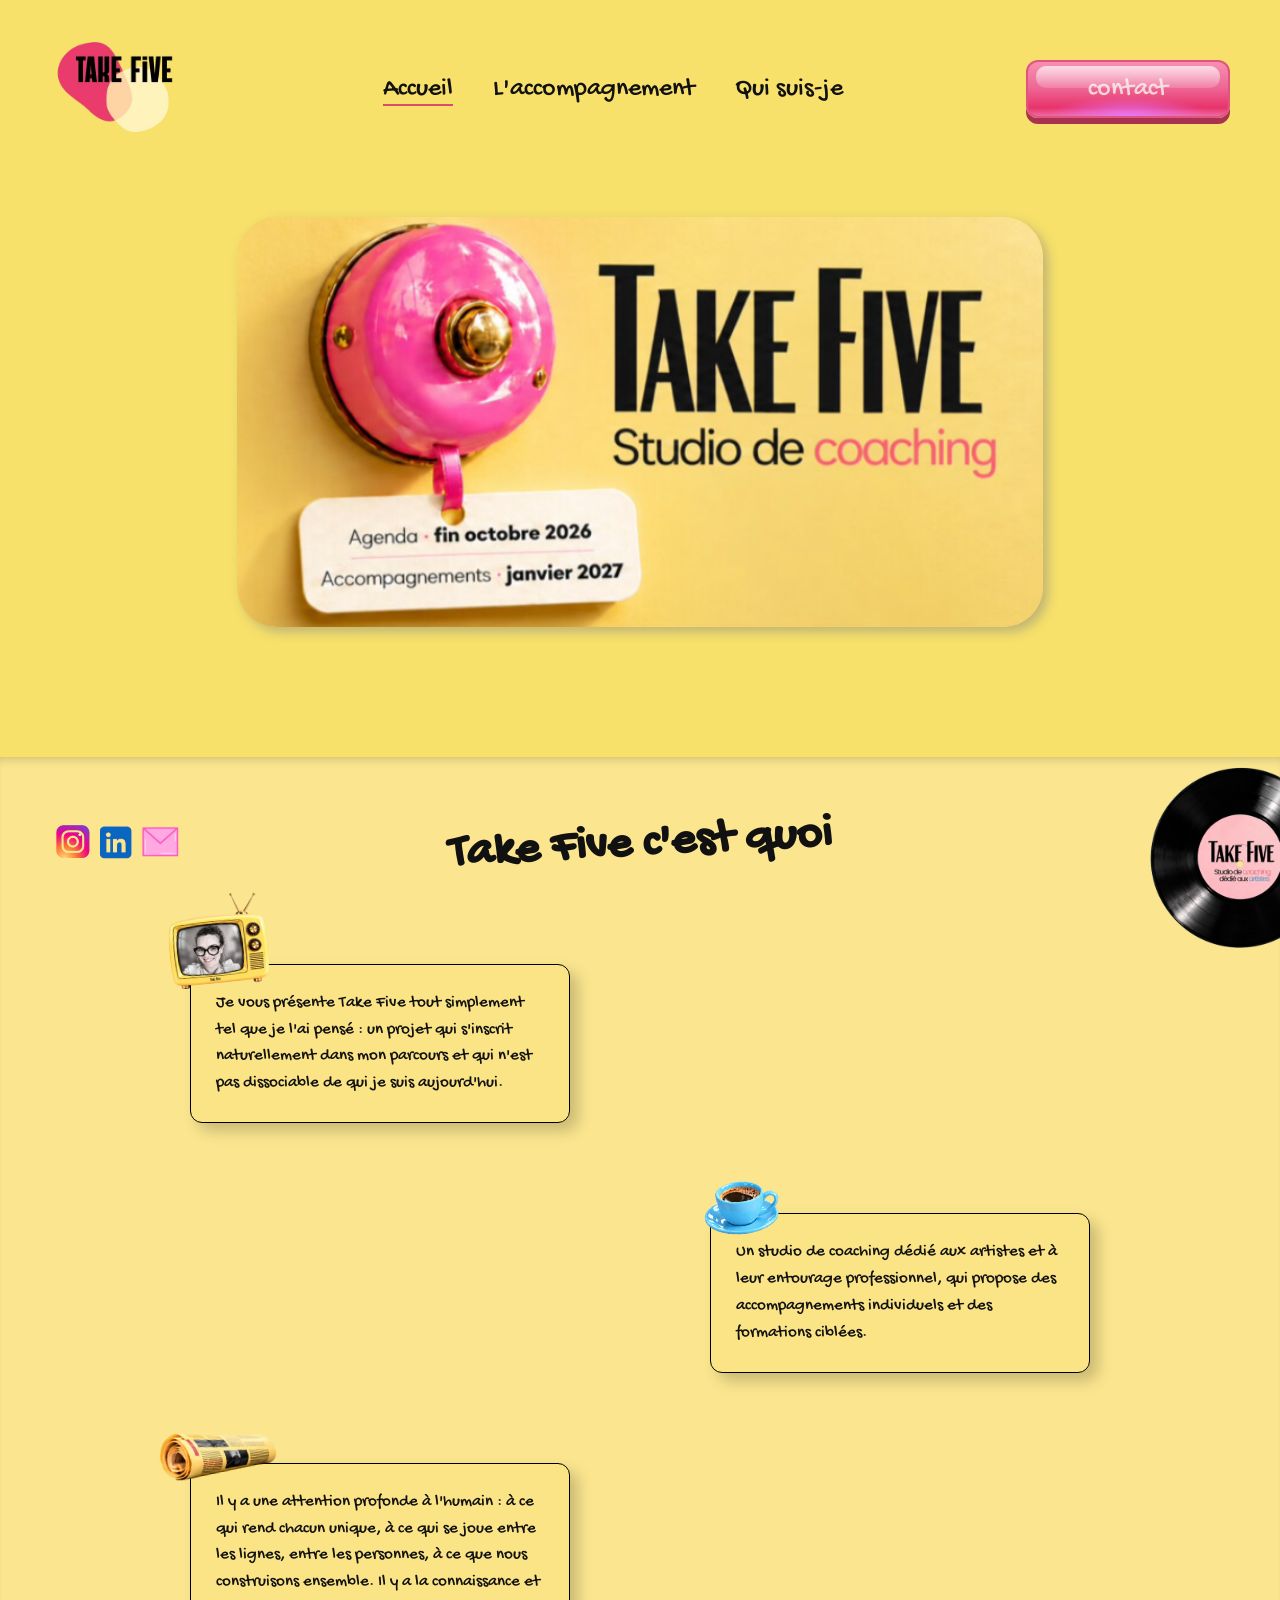
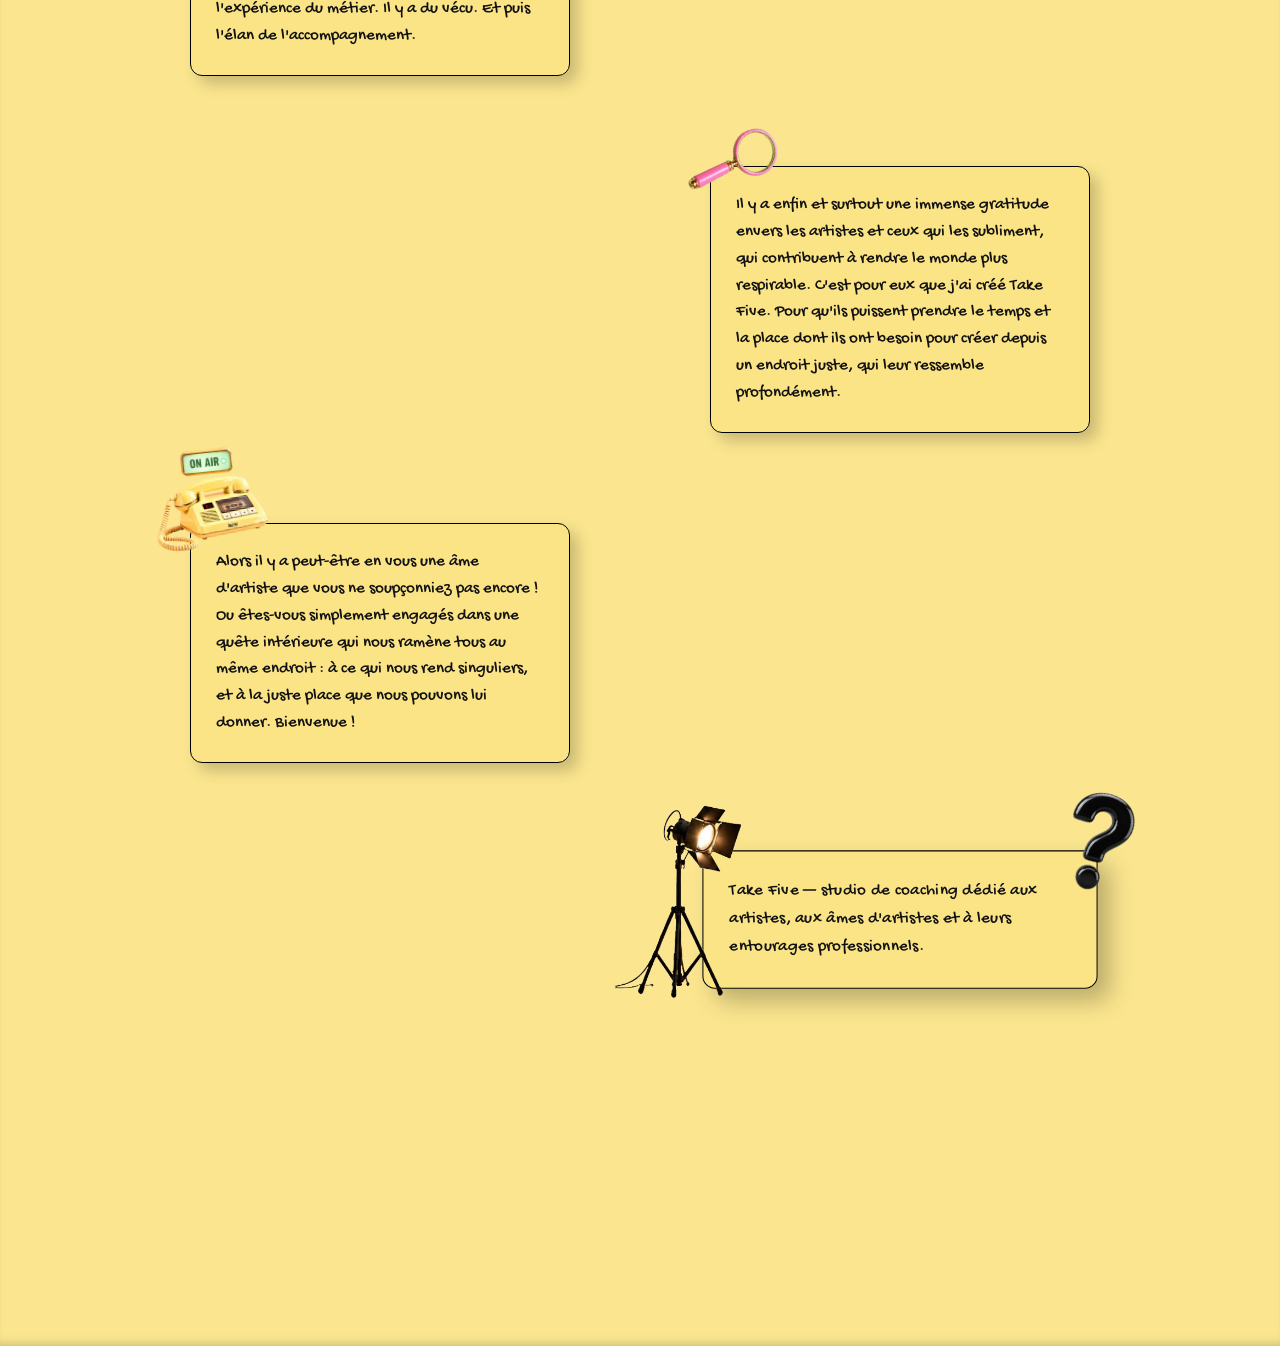
<file: index.html>
<!DOCTYPE html>
<html lang="fr">

<head>
    <meta charset="UTF-8">
    <meta name="viewport" content="width=device-width, initial-scale=1.0">
    <link href="https://fonts.googleapis.com/css2?family=Gochi+Hand&display=swap" rel="stylesheet">
    <link href="https://fonts.googleapis.com/css2?family=Bebas+Neue&family=Gochi+Hand&display=swap" rel="stylesheet">
    <title>Take Five – Studio de coaching</title>
    <link rel="stylesheet" href="css/commun.css">
    <link rel="stylesheet" href="css/accueil.css">
    <!-- <link rel="stylesheet" href="style.css"> -->
</head>

<body>

    <!-- HAUT : logo + menu + bouton contact -->
    <header class="header">
        <a href="index.html" class="logo">
            <img src="images/logo.png" alt="Take Five – accueil">
        </a>

        <nav class="nav" id="menu">
            <ul>
                <li><a href="index.html" class="active">Accueil</a></li>
                <li><a href="accompagnement.html">L'accompagnement</a></li>
                <li><a href="qui-suis-je.html">Qui suis-je</a></li>
                <li class="nav-contact"><a href="contact.html" class="btn-contact">contact</a></li>
                <!-- <li><a href="temps-lies.html" class="active">Temps liés</a></li> -->
            </ul>
        </nav>

        <a href="contact.html" class="btn-contact">contact</a>

        <button class="burger" aria-label="Ouvrir le menu" aria-expanded="false" aria-controls="menu">
            <span></span>
            <span></span>
            <span></span>
        </button>
    </header>


    <main class="accueil">
        <h1 class="sr-only">Take Five – Studio de coaching dédié aux artistes</h1>

        <!-- Section 1 : la bannière -->
        <section class="hero">
            <img src="images/main.png" class="banniere"
                alt="Take Five, studio de coaching. Agenda fin octobre 2026, accompagnements janvier 2027">
        </section>

        <!-- Section 2 : Take Five c'est quoi ? -->
        <section class="quoi">
            <h2 class="quoi-titre">
                <span class="quoi-texte">Take Five c'est quoi</span>
                <span class="sr-only">?</span>
            </h2>

            <img src="images/question.png" alt="" class="voyageur">

            <ol class="frise">
                <li class="carte">
                    <img src="images/alex.png" alt="" class="carte-icone">
                    <p>Je vous présente Take Five tout simplement tel que je l'ai pensé : un projet qui s'inscrit
                        naturellement dans mon parcours et qui n'est pas dissociable de qui je suis aujourd'hui.</p>
                </li>
                <li class="carte">
                    <img src="images/tasse.png" alt="" class="carte-icone icone-tasse">
                    <p>Un studio de coaching dédié aux artistes et à leur entourage professionnel, qui propose des
                        accompagnements individuels et des formations ciblées.</p>
                </li>
                <li class="carte">
                    <img src="images/journal.png" alt="" class="carte-icone icone-journal">
                    <p>Il y a une attention profonde à l'humain : à ce qui rend chacun unique, à ce qui se joue entre
                        les lignes, entre les personnes, à ce que nous construisons ensemble. Il y a la connaissance et
                        l'expérience du métier. Il y a du vécu. Et puis l'élan de l'accompagnement.</p>
                </li>

                <li class="carte">
                    <img src="images/loupe.png" alt="" class="carte-icone icone-loupe">
                    <p>Il y a enfin et surtout une immense gratitude envers les artistes et ceux qui les subliment, qui
                        contribuent à rendre le monde plus respirable. C'est pour eux que j'ai créé Take Five. Pour
                        qu'ils puissent prendre le temps et la place dont ils ont besoin pour créer depuis un endroit
                        juste, qui leur ressemble profondément.</p>
                </li>

                <li class="carte">
                    <img src="images/on-air.png" alt="" class="carte-icone icone-on-air">
                    <p>Alors il y a peut-être en vous une âme d'artiste que vous ne soupçonniez pas encore ! Ou
                        êtes-vous simplement engagés dans une quête intérieure qui nous ramène tous au même endroit : à
                        ce qui nous rend singuliers, et à la juste place que nous pouvons lui donner. Bienvenue !</p>
                </li>

                <li class="carte">
                    <img src="images/projecteur.png" alt="" class="carte-icone icone-projecteur">
                    <p>Take Five — studio de coaching dédié aux artistes, aux âmes d'artistes et à leurs entourages
                        professionnels.</p>
                </li>
            </ol>
        </section>
    </main>



    <!-- BAS : réseaux sociaux -->
    <footer class="footer">
        <a href="https://www.instagram.com/alexandra_bannelier/" target="_blank"><img src="images/instagram.png"
                alt="Instagram"></a>
        <a href="https://www.linkedin.com/in/alexandra-bannelier-7628196/" target="_blank"><img
                src="images/linkedin.png" alt="LinkedIn"></a>
    
        <!-- <a href="mailto:adresse@exemple.fr" class="lien-mail"> -->
            <a href="mailto:bonjour@takefivecoaching.fr" class="lien-mail">
            <img src="images/mail.png" alt="Envoyer un e-mail" class="mail">
            <span class="bulle">bonjour@takefivecoaching.fr</span>
        </a>
    </footer>

    <!-- Décoration : le vinyle en bas à droite -->
    <img src="images/vinyle.png" class="vinyle" alt="">
    <script src="script/menu.js"></script>
    <script src="script/accueil.js"></script>
</body>

</html>
</file>
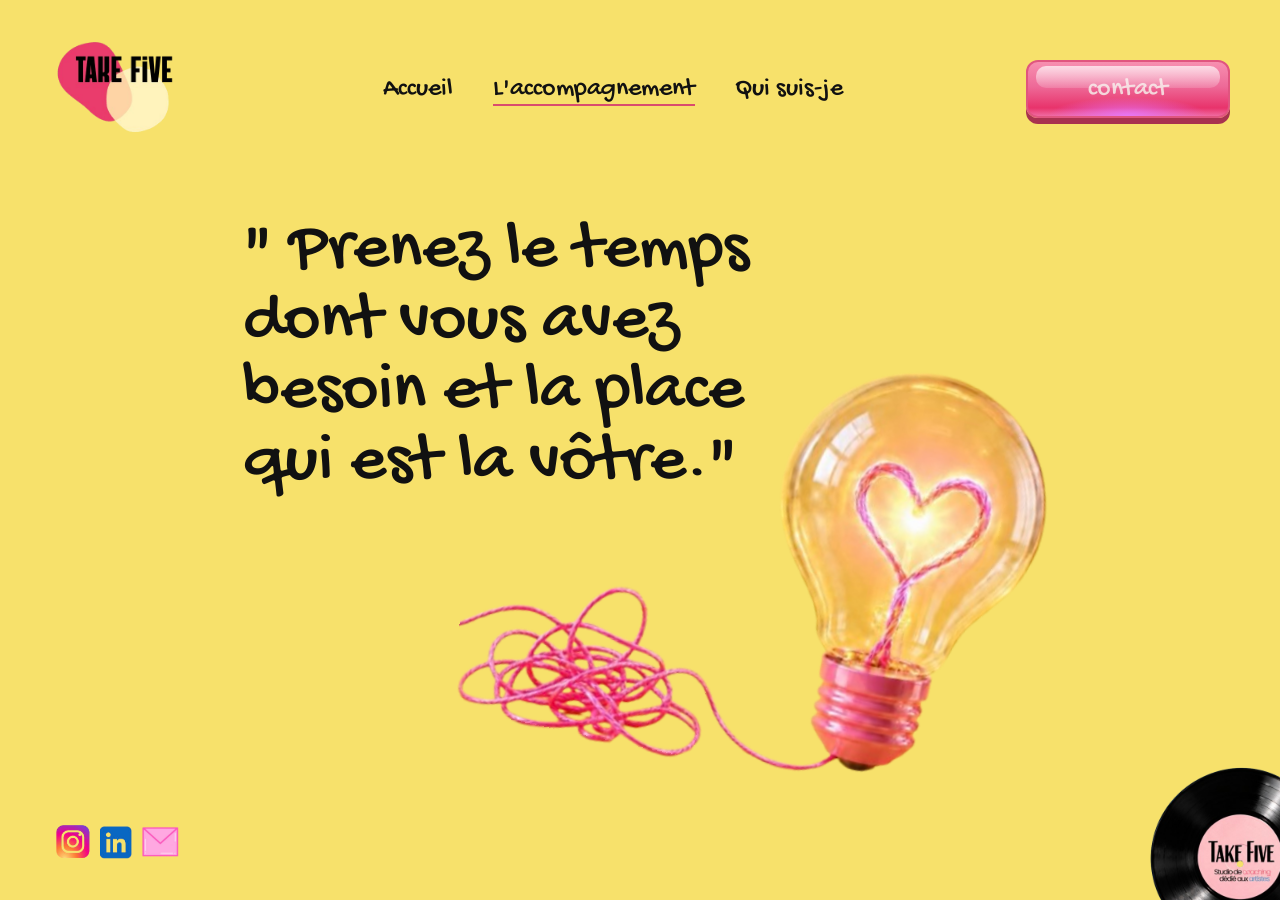
<file: accompagnement.html>
<!DOCTYPE html>
<html lang="fr">

<head>
    <meta charset="UTF-8">
    <meta name="viewport" content="width=device-width, initial-scale=1.0">
    <link href="https://fonts.googleapis.com/css2?family=Gochi+Hand&display=swap" rel="stylesheet">
    <link href="https://fonts.googleapis.com/css2?family=Bebas+Neue&family=Gochi+Hand&display=swap" rel="stylesheet">
    <title>Take Five – Studio de coaching</title>
    <link rel="stylesheet" href="css/commun.css">
    <link rel="stylesheet" href="css/accompagnement.css">
    <!-- <link rel="stylesheet" href="style.css"> -->
</head>

<body>

    <!-- HAUT : logo + menu + bouton contact -->
    <header class="header">
        <a href="index.html" class="logo">
            <img src="images/logo.png" alt="Take Five – accueil">
        </a>

        <nav class="nav" id="menu">
            <ul>
                <li><a href="index.html">Accueil</a></li>
                <li><a href="accompagnement.html" class="active">L'accompagnement</a></li>
                <li><a href="qui-suis-je.html">Qui suis-je</a></li>
                <li class="nav-contact"><a href="contact.html" class="btn-contact">contact</a></li>
                <!-- <li><a href="temps-lies.html">Temps liés</a></li> -->
            </ul>
        </nav>

        <a href="contact.html" class="btn-contact">contact</a>

        <button class="burger" aria-label="Ouvrir le menu" aria-expanded="false" aria-controls="menu">
            <span></span>
            <span></span>
            <span></span>
        </button>
    </header>

    <main class="accompagnement">
        <h1 class="accroche">
            " Prenez le temps dont vous avez besoin et la place qui est la vôtre."
        </h1>

        <button class="ampoule" aria-label="Découvrir l'accompagnement">
            <img src="images/on.png" alt="">
        </button>
    </main>

    <dialog id="modale-coaching" class="modale">
        <button class="modale-fermer" aria-label="Fermer">×</button>

        <h2 class="modale-titre">Mais qu'est-ce que le coaching ?</h2>

        <div class="modale-texte">
            <!-- nos <p> et notre <ul>, sans le <h2> -->
            <p>Dans les livres, le coaching est « un processus d'accompagnement personnalisé et structuré, fondé sur un
                partenariat entre un coach et un client, qui vise à développer son potentiel et à atteindre des
                objectifs précis. »</p>

            <p>Dans la vie, c'est effectivement exactement ça, et même encore un peu plus… C'est :</p>

            <ul>
                <li> la connexion qui se crée dans la relation d'accompagnement, installe la confiance et offre le
                    soutien nécessaire tout au long du travail</li>
                <li> une écoute active et empathique</li>
                <li> l'accueil de ce qui se présente, sans aucun jugement</li>
                <li> une conviction solide et ancrée que chacun peut atteindre ses objectifs quels qu'ils soient</li>
                <li> des outils tangibles issus de la programmation neuro-linguistique, la communication non-violente,
                    l'analyse transactionnelle…</li>
                <li> l'art du questionnement qui fait « tilt »</li>
                <li> un parcours qui vous (re)met au contact de ressources que vous avez déjà, de vos valeurs, de
                    votre identité</li>
                <li> une dynamique de mise en mouvement et de transformation</li>
                <li> c'est aussi parfois découvrir des parts de soi qu'on ne soupçonnait pas.</li>
            </ul>

            <p>
                C'est un temps qui part de vous, et pour vous.<br>
                Stimulant et structurant (comme chez l'ostéo mais c'est vous qui alignez les vertèbres et libérez
                l'amplitude des articulations ).<br>
                Qui permet de vous (re)connaître, (re)mettre du mouvement.<br>
                D'ouvrir l'espace et le choix des solutions.<br>
                Et d'être, simplement, depuis votre juste place.<br>
                Ici, chez vous, au studio, au bureau, à l'atelier, sur un plateau, dans une loge, un ascenseur… et même
                chez le coiffeur (pour la rime 😉).
            </p>

            <p>Ce n'est pas un Abracadabra <br>C'est un « Eurêka » !</p>

            <p>J'ouvre mon agenda à la fin du mois pour débuter les accompagnements en janvier. D'ici là, si vous vous
                questionnez, n'hésitez pas à me contacter en MP et nous pourrons en discuter </p>

            <p>À bientôt,</p>
            <p class="signature">Alexandra Bannelier</p>
        </div>
        </div>
    </dialog>


    <!-- BAS : réseaux sociaux -->
    <footer class="footer">
        <a href="https://www.instagram.com/alexandra_bannelier/" target="_blank"><img src="images/instagram.png"
                alt="Instagram"></a>
        <a href="https://www.linkedin.com/in/alexandra-bannelier-7628196/" target="_blank"><img
                src="images/linkedin.png" alt="LinkedIn"></a>
        <a href="mailto:bonjour@takefivecoaching.fr" class="lien-mail">
        <img src="images/mail.png" alt="Envoyer un e-mail" class="mail">
        <span class="bulle">bonjour@takefivecoaching.fr</span>
        </a>
    </footer>

    <!-- Décoration : le vinyle en bas à droite -->
    <img src="images/vinyle.png" class="vinyle" alt="">

    <script src="script/menu.js"></script>
    <script src="script/parallax.js"></script>
    <script src="script/accompagnement.js"></script>
</body>

</html>
</file>
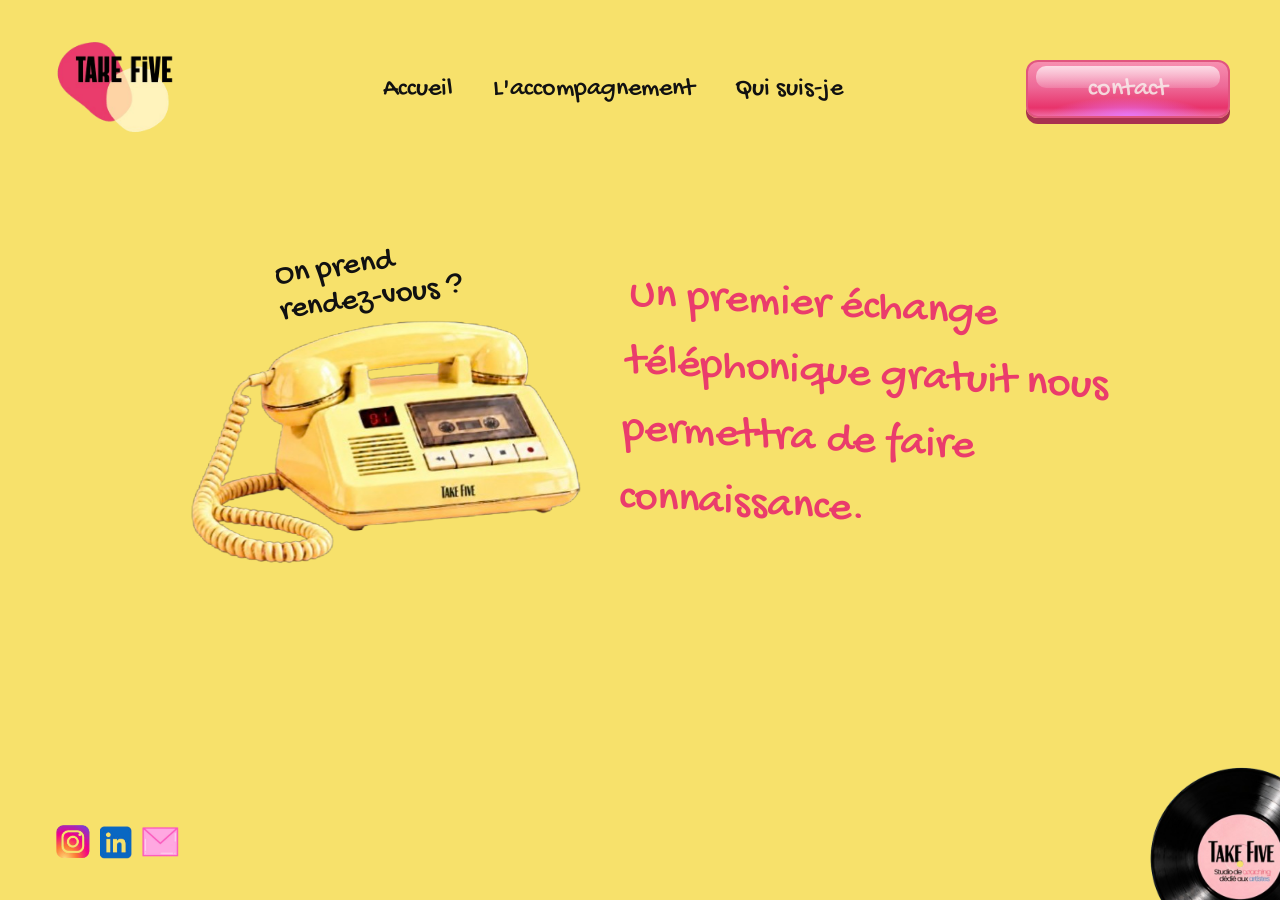
<file: contact.html>
<!DOCTYPE html>
<html lang="fr">

<head>
    <meta charset="UTF-8">
    <meta name="viewport" content="width=device-width, initial-scale=1.0">
    <link href="https://fonts.googleapis.com/css2?family=Gochi+Hand&display=swap" rel="stylesheet">
    <title>Take Five – Studio de coaching</title>
    <!-- <link rel="stylesheet" href="style.css"> -->
    <link rel="stylesheet" href="css/commun.css">
    <link rel="stylesheet" href="css/contact.css">
</head>

<body>

    <!-- HAUT : logo + menu + bouton contact -->
    <header class="header">
        <a href="index.html" class="logo">
            <img src="images/logo.png" alt="Take Five – accueil">
        </a>

        <nav class="nav" id="menu">
            <ul>
                <li><a href="index.html">Accueil</a></li>
                <li><a href="accompagnement.html">L'accompagnement</a></li>
                <li><a href="qui-suis-je.html">Qui suis-je</a></li>
                <li class="nav-contact"><a href="contact.html" class="btn-contact">contact</a></li>
            </ul>
        </nav>

        <a href="contact.html" class="btn-contact">contact</a>

        <button class="burger" aria-label="Ouvrir le menu" aria-expanded="false" aria-controls="menu">
            <span></span>
            <span></span>
            <span></span>
        </button>
    </header>

    <main class="contact">
        <div class="contact-gauche">
            <h1 class="contact-titre">On prend<br>rendez-vous ?</h1>

            <button class="telephone" aria-label="Ouvrir le formulaire de contact">
                <img src="images/phone.png" alt="">
            </button>
        </div>

        <p class="contact-texte">
            Un premier échange téléphonique gratuit nous permettra de faire connaissance.
        </p>
    </main>

    <dialog id="modale-contact" class="modale modale--formulaire">
        <button class="modale-fermer" aria-label="Fermer">×</button>

        <!-- <form class="formulaire" action="#" method="POST">
            <label for="nom">Nom</label>
            <input type="text" id="nom" name="nom" autocomplete="family-name" required>

            <label for="prenom">Prénom</label>
            <input type="text" id="prenom" name="prenom" autocomplete="given-name" required>

            <label for="email">E-mail</label>
            <input type="email" id="email" name="email" autocomplete="email" required>

            <label for="message">Message</label>
            <textarea id="message" name="message" rows="5" required></textarea>

            <button type="submit" class="btn-contact btn-envoyer">Envoyer</button>
        </form> -->



        <form class="formulaire" action="https://api.web3forms.com/submit" method="POST">
            <!-- Réglages Web3Forms (invisibles) -->
            <input type="hidden" name="access_key" value="8ae7e8e4-6242-4178-ada9-24dafa9530ea">
            <input type="hidden" name="subject" value="Nouveau message depuis le site Take Five">

            <!-- ...nos champs, sans changement... -->

            <label for="nom">Nom</label>
            <input type="text" id="nom" name="nom" required>

            <label for="prenom">Prénom</label>
            <input type="text" id="prenom" name="prenom" required>

            <label for="email">E-mail</label>
            <input type="email" id="email" name="email" required>

            <label for="message">Message</label>
            <textarea id="message" name="message" rows="5" required></textarea>

            <button type="submit" class="btn-contact btn-envoyer">Envoyer</button>
        </form>
    </dialog>

    <div class="toast" role="status" aria-live="polite"></div>



    <!-- BAS : réseaux sociaux -->
    <footer class="footer">
        <a href="https://www.instagram.com/alexandra_bannelier/" target="_blank"><img src="images/instagram.png"
                alt="Instagram"></a>
        <a href="https://www.linkedin.com/in/alexandra-bannelier-7628196/" target="_blank"><img
                src="images/linkedin.png" alt="LinkedIn"></a>
        <!-- <a href="mailto:adresse@exemple.fr"><img src="images/mail.png" class="mail" alt="Envoyer un e-mail"></a> -->
        <a href="mailto:bonjour@takefivecoaching.fr" class="lien-mail">
        <img src="images/mail.png" alt="Envoyer un e-mail" class="mail">
        <span class="bulle">bonjour@takefivecoaching.fr</span>
        </a>
    </footer>

    <!-- Décoration : le vinyle en bas à droite -->
    <img src="images/vinyle.png" class="vinyle" alt="">
    <script src="script/menu.js"></script>
    <script src="script/parallax.js"></script>
    <script src="script/contact.js"></script>
</body>

</html>
</file>
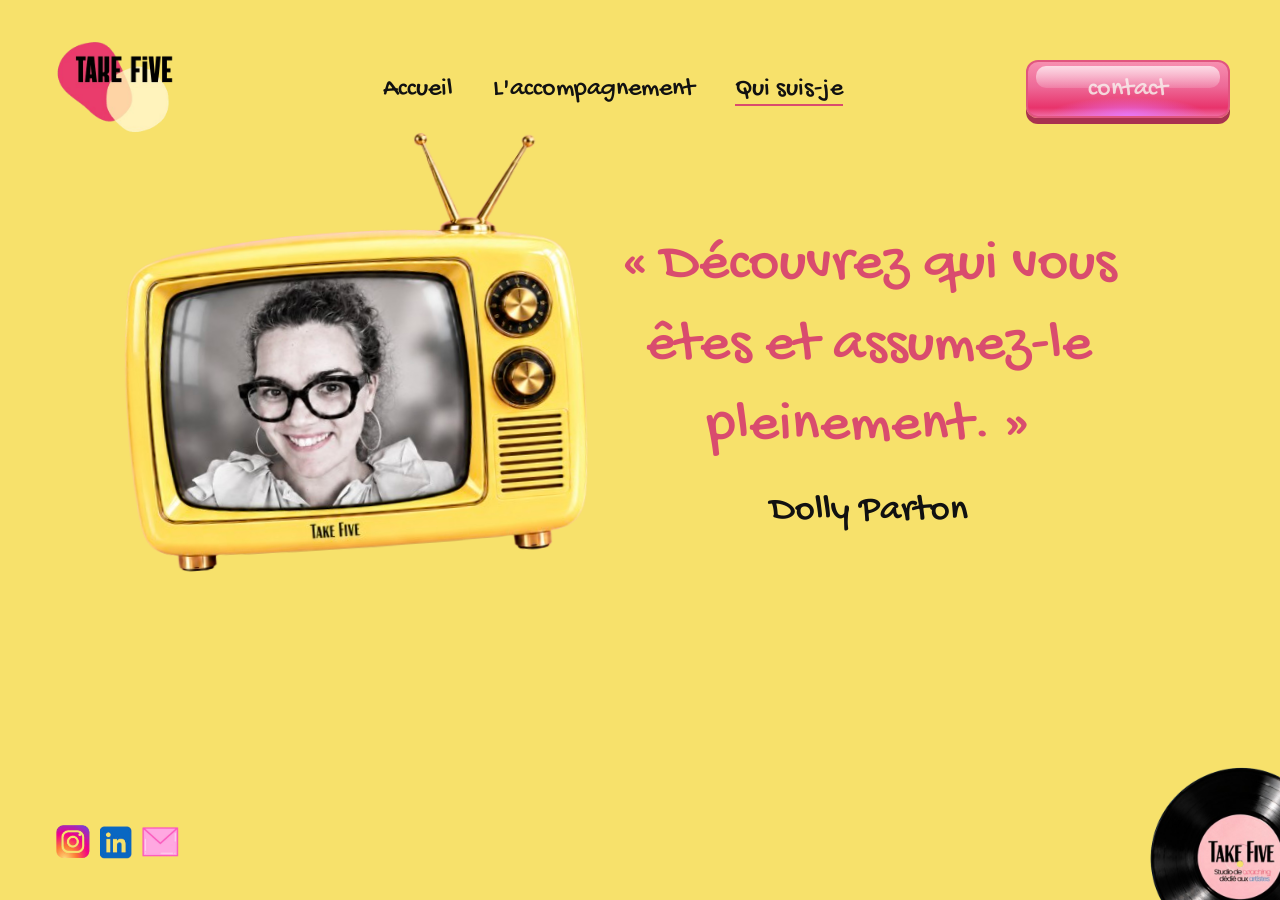
<file: qui-suis-je.html>
<!DOCTYPE html>
<html lang="fr">

<head>
    <meta charset="UTF-8">
    <meta name="viewport" content="width=device-width, initial-scale=1.0">
    <link href="https://fonts.googleapis.com/css2?family=Gochi+Hand&display=swap" rel="stylesheet">
    <link href="https://fonts.googleapis.com/css2?family=Bebas+Neue&family=Gochi+Hand&display=swap" rel="stylesheet">
    <title>Take Five – Studio de coaching</title>
    <link rel="stylesheet" href="css/commun.css">
<link rel="stylesheet" href="css/qui-suis-je.css">
    <!-- <link rel="stylesheet" href="style.css"> -->
</head>

<body>

 <header class="header">
  <a href="index.html" class="logo">
    <img src="images/logo.png" alt="Take Five – accueil">
  </a>

  <nav class="nav" id="menu">
    <ul>
      <li><a href="index.html">Accueil</a></li>
      <li><a href="accompagnement.html">L'accompagnement</a></li>
      <li><a href="qui-suis-je.html" class="active">Qui suis-je</a></li>
      <!-- <li><a href="temps-lies.html">Temps liés</a></li> -->
      <li class="nav-contact"><a href="contact.html" class="btn-contact">contact</a></li>
    </ul>
  </nav>

  <a href="contact.html" class="btn-contact">contact</a>

  <button class="burger" aria-label="Ouvrir le menu" aria-expanded="false" aria-controls="menu">
    <span></span>
    <span></span>
    <span></span>
  </button>
</header>
 
    <main class="qui-suis-je">
        <h1 class="sr-only">Qui suis-je ?</h1>

        <!-- <img src="images/alex.png" class="tele"
       alt="Portrait d'Alexandra Bannelier dans une télévision vintage"> -->
        <button class="tele" aria-label="Découvrir qui je suis">
            <img src="images/alex.png" alt="Portrait d'Alexandra Bannelier dans une télévision vintage">
        </button>

        <figure class="citation">
            <blockquote>« Découvrez qui vous êtes et assumez-le pleinement. »</blockquote>
            <figcaption>Dolly Parton</figcaption>
        </figure>
    </main>
    <dialog id="modale-qui" class="modale modale--droite">
        <button class="modale-fermer" aria-label="Fermer">×</button>

        <h2 class="modale-titre">Qui suis-je ?</h2>

        <div class="modale-texte">
            <p>Après près de 15 ans d'expérience au sein d'Universal Music et 8 ans dédiés à la pédagogie et à
                l'enseignement, j'ai fondé Take Five : un studio de coaching professionnel pour les artistes et leur
                entourage exécutif (labels, managers, éditeurs).</p>

            <p>Pour moi, le coaching est la suite logique de ce parcours. C'est l'alliance parfaite entre la réalité du
                terrain musical et l'art de la transmission.</p>

            <p>Dans une industrie en constante mutation, ma conviction est entière : la création et le beau ne peuvent
                se déployer sans un cadre de confiance absolue et une attention rigoureuse portée à l'humain.</p>

            <p>Mon approche est stimulante et structurante. Comme chez l'ostéo, mais c'est vous qui alignez les
                vertèbres et libérez l'amplitude de vos articulations.</p>

            <p>Ce n'est pas un Abracadabra 🪄 C'est pleinement un « Eurêka » !</p>
            <p>Alexandra</p>
        </div>
    </dialog>

    <!-- BAS : réseaux sociaux -->
    <footer class="footer">
        <a href="https://www.instagram.com/alexandra_bannelier/" target="_blank"><img src="images/instagram.png"
                alt="Instagram"></a>
        <a href="https://www.linkedin.com/in/alexandra-bannelier-7628196/" target="_blank"><img
                src="images/linkedin.png" alt="LinkedIn"></a>
        <!-- <a href="mailto:adresse@exemple.fr"><img src="images/mail.png" class="mail" alt="Envoyer un e-mail"></a> -->
       <a href="mailto:bonjour@takefivecoaching.fr" class="lien-mail">
            <img src="images/mail.png" alt="Envoyer un e-mail" class="mail">
            <span class="bulle">bonjour@takefivecoaching.fr</span>
        </a>
    </footer>

    <!-- Décoration : le vinyle en bas à droite -->
    <img src="images/vinyle.png" class="vinyle" alt="">

    <script src="script/menu.js"></script>
     <script src="script/parallax.js"></script>
      <script src="script/Qui-sui-je.js"></script>
</body>

</html>
</file>
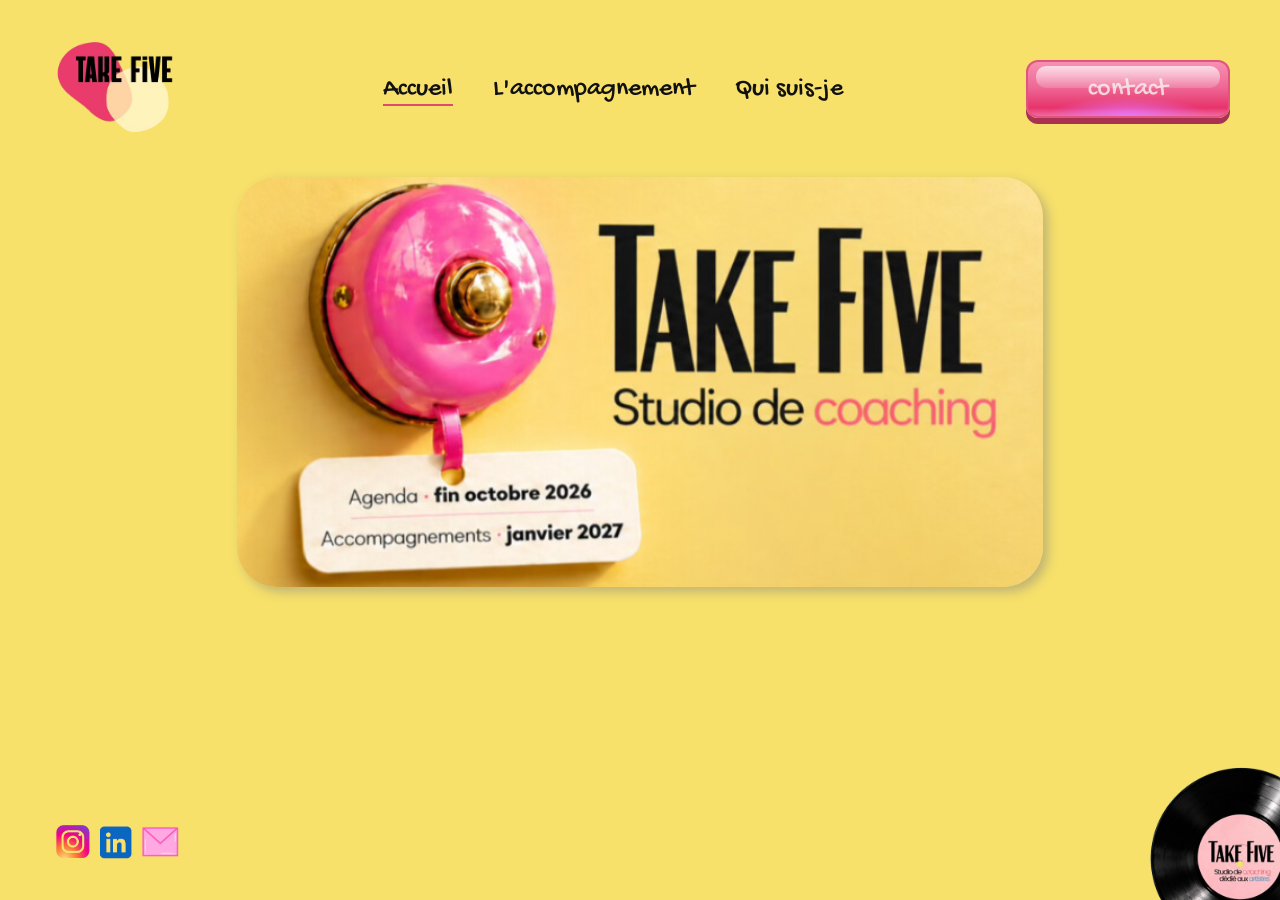
<file: T5.html>
<!DOCTYPE html>
<html lang="fr">

<head>
  <meta charset="UTF-8">
  <meta name="viewport" content="width=device-width, initial-scale=1.0">
  <link href="https://fonts.googleapis.com/css2?family=Gochi+Hand&display=swap" rel="stylesheet">
  <title>Take Five – Studio de coaching</title>
  <link rel="stylesheet" href="css/commun.css">
<link rel="stylesheet" href="css/accueil.css">
  <!-- <link rel="stylesheet" href="style.css"> -->
</head>

<body>

  <!-- HAUT : logo + menu + bouton contact -->
  <header class="header">
    <a href="T5.html" class="logo">
      <img src="images/logo.png" alt="Take Five – accueil">
    </a>

    <nav class="nav">
      <ul>
        <li><a href="index.html" class="active">Accueil</a></li>
        <li><a href="accompagnement.html">L'accompagnement</a></li>
        <li><a href="qui-suis-je.html">Qui suis-je</a></li>
        <!-- <li><a href="temps-lies.html">Temps liés</a></li> -->
      </ul>
    </nav>

    <a href="contact.html" class="btn-contact">contact</a>
  </header>

  <!-- CONTENU : la bannière -->
  <main>
    <img src="images/main.png" class="banniere"
      alt="Take Five, studio de coaching. Agenda fin octobre 2026, accompagnements janvier 2027">
      
  </main>

  <!-- BAS : réseaux sociaux -->
  <footer class="footer">
    <a href="https://www.instagram.com/alexandra_bannelier/" target="_blank"><img src="images/instagram.png"
        alt="Instagram"></a>
    <a href="https://www.linkedin.com/in/alexandra-bannelier-7628196/" target="_blank"><img src="images/linkedin.png"
        alt="LinkedIn"></a>
    <!-- <a href="mailto:adresse@exemple.fr"><img src="images/mail.png" class="mail" alt="Envoyer un e-mail"></a> -->
    <a href="mailto:adresse@exemple.fr" class="lien-mail">
      <img src="images/mail.png" alt="Envoyer un e-mail" class="mail">
      <span class="bulle">bonjour@takefivecoaching.fr</span>
    </a>
  </footer>

  <!-- Décoration : le vinyle en bas à droite -->
  <img src="images/vinyle.png" class="vinyle" alt="">

</body>

</html>
</file>
<file: css/commun.css>
/* =========================================================
   COMMUN.CSS : tout ce qui sert sur plusieurs pages
   ========================================================= */

/* ===== 1. Nos couleurs (variables) ===== */
:root {
  --jaune: #f7e16b;
  --rose: #d94c6e;
  --noir: #111;
}

/* ===== 2. Base ===== */
* {
  margin: 0;
  padding: 0;
  box-sizing: border-box;
}

body {
  background-color: var(--jaune);
  font-family: "Gochi Hand", cursive;
  color: var(--noir);
}

main {
  display: flex;
  justify-content: center;
  padding: 0px 20px;
}

/* Texte invisible à l'écran, mais lu par Google et les lecteurs d'écran */
.sr-only {
  position: absolute;
  width: 1px;
  height: 1px;
  overflow: hidden;
  clip-path: inset(50%);
  white-space: nowrap;
}

/* ===== 3. Header : logo | menu | contact ===== */
.header {
  display: flex;
  align-items: center;
  justify-content: space-between;
  padding: 30px 50px;
}

.logo img {
  width: 150px;
}

.nav ul {
  display: flex;
  gap: 40px;
  list-style: none;
}

.nav a {
  color: var(--noir);
  text-decoration: none;
  font-size: 1.6rem;
}

.nav a.active,
.nav a:hover {
  border-bottom: 2px solid var(--rose);
}

/* ===== 4. Bouton contact (glossy) ===== */

/* 1. État normal */
.btn-contact {
  position: relative;
  overflow: hidden;
  color: rgb(244, 213, 218);
  text-decoration: none;
  font-size: 1.6rem;
  padding: 12px 60px;
  border: 2px solid #e0557f;
  border-radius: 12px;
  background:
    /* lueur violette en bas au centre */
    radial-gradient(
      ellipse 40% 35% at 50% 100%,
      rgba(230, 120, 255, 0.9),
      transparent
    ),
    /* dégradé rose du haut vers le bas */
    linear-gradient(to bottom, #f78fb0, #ee6a98 45%, #e8336b 85%, #f06aa0);
  box-shadow: 0 6px 0 #a8324f; /* épaisseur pour l'effet "appui" */
  transition:
    transform 0.1s ease,
    box-shadow 0.1s ease;
}

/* 2. Reflet "pilule" en haut */
.btn-contact::before {
  content: "";
  position: absolute;
  top: 4px;
  left: 4%;
  right: 4%;
  height: 42%;
  border-radius: 10px;
  background: linear-gradient(
    to bottom,
    rgba(255, 255, 255, 0.7),
    rgba(255, 255, 255, 0.15)
  );
  pointer-events: none;
}

/* 3. Au clic : le bouton s'enfonce */
.btn-contact:active {
  transform: translateY(6px);
  box-shadow: 0 0 0 #a8324f;
}

/* ===== 5. Footer : icônes en bas à gauche ===== */
.footer {
  position: fixed;
  bottom: 30px;
  left: 50px;
  display: flex;
}

.footer a {
  display: block;
}

.footer img {
  display: block;
  width: 45px;
  transition: transform 0.3s ease;
  will-change: transform;
}

.footer a:hover img,
.footer a:focus-visible img {
  transform: translateY(-6px) scale(1.15);
}

.footer .mail {
  padding-top: 5px;
  width: 40px;
}

/* Bulle avec l'adresse mail */
.lien-mail {
  position: relative; /* la bulle se place par rapport au lien */
}

.bulle {
  position: absolute;
  bottom: 120%; /* au-dessus de l'icône */
  left: 0;
  background: white;
  color: var(--noir);
  font-family: sans-serif;
  font-size: 0.9rem;
  padding: 6px 12px;
  border-radius: 8px;
  white-space: nowrap; /* l'adresse reste sur une seule ligne */
  opacity: 0;
  transform: translateY(5px);
  transition:
    opacity 0.3s ease,
    transform 0.3s ease;
  pointer-events: none;
}

.lien-mail:hover .bulle,
.lien-mail:focus-visible .bulle {
  opacity: 1;
  transform: translateY(0);
}

/* ===== 6. Vinyle qui tourne en bas à droite ===== */
.vinyle {
  position: fixed;
  bottom: -60px;
  right: -60px;
  width: 200px;
  animation: tourner 6s linear infinite;
}

@keyframes tourner {
  from {
    transform: rotate(0deg);
  }
  to {
    transform: rotate(360deg);
  }
}

/* Si la personne a demandé moins d'animations dans son système */
@media (prefers-reduced-motion: reduce) {
  .vinyle {
    animation: none;
  }
}

/* ===== 7. Modale (base commune à toutes les pages) ===== */
.modale {
  top: 120px; /* sous le header */
  left: 14%;
  margin: 0; /* annule le centrage par défaut de <dialog> */
  width: min(680px, 46vw);
  height: calc(100vh - 190px);
  max-width: none;
  max-height: none;
  padding: 35px 40px;
  border: 1.5px solid var(--rose);
  border-radius: 16px;
  background: var(--jaune); /* opaque : cache ce qu'il y a derrière */
  color: var(--noir);
  box-shadow: 12px 12px 25px rgba(0, 0, 0, 0.2);
  overflow: hidden;
}

/* display seulement quand elle est ouverte ! */
.modale[open] {
  display: flex;
  flex-direction: column;
  animation: apparition 0.4s ease;
}

@keyframes apparition {
  from {
    opacity: 0;
    translate: 0 20px;
  }
  to {
    opacity: 1;
    translate: 0 0;
  }
}

.modale::backdrop {
  background: transparent; /* on voit la page derrière */
}

.modale-titre {
  font-family: "Bebas Neue", sans-serif;
  font-weight: normal;
  font-size: 2rem;
  text-align: center;
  margin-bottom: 25px;
}

/* Seul le texte défile */
.modale-texte {
  flex: 1;
  overflow-y: auto;
  padding-right: 10px;
  font-size: 0.95rem;
  line-height: 1.6;
}

.modale-texte p,
.modale-texte ul {
  margin-bottom: 1.2em;
}

.modale-texte ul {
  list-style: none;
}

/* Bouton fermer */
.modale-fermer {
  position: absolute; /* dans le coin de la carte */
  top: 12px;
  right: 18px;
  background: none;
  border: none;
  font-size: 2rem;
  cursor: pointer;
  color: var(--noir);
  transition: rotate 0.3s ease;
}

.modale-fermer:hover {
  rotate: 90deg;
}

/* ===== 8. Frise (Accueil + Temps liés) ===== */
.frise {
  list-style: none; /* pas de numéros */
  max-width: 900px;
  margin: 0 auto;
}

.carte {
  position: relative; /* repère pour placer l'icône */
  width: min(380px, 90%);
  margin-top: 90px; /* laisse de la place à l'icône au-dessus */
  padding: 25px;
  border: 1.5px solid black;
  border-radius: 12px;
  background: #f6d86032; /* un jaune un peu plus soutenu que le fond */
  box-shadow: 8px 8px 15px rgba(0, 0, 0, 0.2);
  font-size: 1.05rem;
  line-height: 1.6;
}

/* L'objet posé sur le coin de la carte */
.carte-icone {
  position: absolute;
  top: -75px;
  left: -25px;
  width: 110px;
  rotate: -6deg;
}

/* ===== RESPONSIVE : menu burger ===== */
.burger {
  display: none; /* caché sur grand écran */
}
.nav-contact {
  display: none; /* caché sur grand écran */
}

@media (max-width: 900px) {
  .header {
    padding: 20px;
  }

  .logo img {
    width: 100px;
  }

  /* Le burger : 3 barres */
  .burger {
    position: relative;
    z-index: 50; /* reste au-dessus du menu ouvert */
    display: flex;
    flex-direction: column;
    gap: 6px;
    padding: 8px;
    background: none;
    border: none;
    cursor: pointer;
    margin-left: auto;
  }

  .burger span {
    width: 30px;
    height: 3px;
    background: var(--noir);
    border-radius: 2px;
    transition:
      translate 0.3s ease,
      rotate 0.3s ease,
      opacity 0.3s ease;
  }

  /* Ouvert : les 3 barres forment une croix */
  .burger[aria-expanded="true"] span:nth-child(1) {
    translate: 0 9px;
    rotate: 45deg;
  }
  .burger[aria-expanded="true"] span:nth-child(2) {
    opacity: 0;
  }
  .burger[aria-expanded="true"] span:nth-child(3) {
    translate: 0 -9px;
    rotate: -45deg;
  }

  /* Le menu : plein écran, caché à droite */
  .nav {
    position: fixed;
    inset: 0;
    z-index: 40;
    display: flex;
    align-items: center;
    justify-content: center;
    background: var(--jaune);
    translate: 100% 0; /* hors de l'écran */
    visibility: hidden;
    transition:
      translate 0.4s ease,
      visibility 0.4s;
  }

  .nav.ouvert {
    translate: 0 0; /* il glisse dans l'écran */
    visibility: visible;
  }
  .nav-contact {
    display: block;
    margin-top: 20px;
  }

  .nav ul {
    flex-direction: column;
    align-items: center;
    gap: 30px;
  }

  .nav a {
    font-size: 2.2rem;
  }

.header > .btn-contact {
  display: none;
}

.nav .btn-contact,
.nav .btn-contact:hover {
  color: rgb(244, 213, 218);
  font-size: 1.8rem;
  padding: 10px 50px;
  border-bottom: 2px solid #e0557f;
}
}

/* ===== RESPONSIVE : footer et vinyle ===== */
@media (max-width: 600px) {
  .footer {
    bottom: 15px;
    left: 15px;
  }

  .footer img {
    width: 30px;
  }

  .footer .mail {
    width: 27px;
  }

  .vinyle {
    width: 110px;
    bottom: -35px;
    right: -35px;
  }
}
</file>
<file: css/accueil.css>
/* =========================================================
   ACCUEIL.CSS
   ========================================================= */

.accueil {
  display: block; /* les sections s'empilent */
  padding: 0; /* la section jaune clair va d'un bord à l'autre */
}

/* ===== Section 1 : la bannière ===== */
.hero {
  display: flex;
  justify-content: center;
  padding: 40px 20px 130px;
}

.banniere {
  width: 65%;
  max-width: 1150px;
  border-radius: 40px;
  box-shadow: 5px 5px 11px 0px rgba(128, 128, 128, 0.463);
}

/* ===== Section 2 : Take Five c'est quoi ? ===== */
.quoi {
  position: relative;
  background: #fbe68f; /* jaune plus clair */
  padding: 60px 20px 120px;
  padding-bottom: 40vh;
  /* fine ombre en haut et en bas */
  box-shadow:
    inset 0 10px 12px -10px rgba(0, 0, 0, 0.25),
    inset 0 -10px 12px -10px rgba(0, 0, 0, 0.25);
}

.quoi-titre {
  font-family: "Gochi Hand", cursive;
  font-weight: bold;
  font-size: 3rem;
  text-align: center;
  rotate: -3deg;
}

.quoi-point {
  display: inline-block; /* nécessaire pour pouvoir le faire tourner */
  margin-top: 50px;
  margin-left: 20px;
  width: 130px;
  height: 130px;
  rotate: 15deg;
  vertical-align: middle;
  translate: 0 -25px; /* 20px plus bas ; on augmente pour descendre encore */
}
/* Une carte sur deux part à droite : le zigzag */
.carte:nth-child(even) {
  margin-left: auto;
}

/* Réglages propres à chaque icône */
.icone-tasse {
  top: -45px; /* moins négatif = plus bas */
}

.icone-journal {
  top: -40px;
  left: -40px;
  width: 130px;
}

.icone-loupe {
  top: -60px;
  left: -40px;
  width: 120px;
  rotate: 110deg;
}

.icone-on-air {
  top: -80px;
  left: -40px;
  width: 120px;
}

/* Le projecteur est posé à côté de la carte, pas au-dessus */
.icone-projecteur {
  top: -70px;
  left: -100px;
  width: 150px;
  rotate: 0deg;
}

/* Le ? qui voyage */
.voyageur {
  position: absolute;
  top: 0;
  left: 0;
  z-index: 5;
  width: 80px;
  rotate: 15deg;
  pointer-events: none;
  /* le saut avec un petit rebond */
  transition: translate 0.8s cubic-bezier(0.5, -0.3, 0.3, 1.3);
}

/* La carte où se trouve le ? s'allume */
.quoi .carte {
  transition:
    scale 0.4s ease,
    box-shadow 0.4s ease;
}

.quoi .carte.active {
  scale: 1.04;
  box-shadow: 12px 12px 22px rgba(0, 0, 0, 0.25);
}

@media (prefers-reduced-motion: reduce) {
  .voyageur {
    transition: none;
  }
}
/* ===== RESPONSIVE : accueil ===== */
@media (max-width: 900px) {
  .banniere {
    margin-top: 100px;
    width: 90%;
    border-radius: 25px;
  }

.icone-journal {
  top: -30px;
}

.icone-loupe {
  top: -40px;
}

.icone-on-air {
  top: -60px;
}

  /* Sur mobile, le projecteur passe au-dessus de la carte, à droite */
  /* .quoi .icone-projecteur {
    top: 10px;
    left: auto;     
    right: -40px;
    width: 150px;
  } */

}


@media (max-width: 600px) {
  .hero {
    padding: 20px 15px 350px;
  }

  .banniere {
    width: 100%;          /* toute la largeur sur téléphone */
    border-radius: 18px;
  }

  .quoi {
    padding: 40px 15px 120px;
  }

  .quoi-titre {
    font-size: 2.2rem;
  }

  .voyageur {
    width: 50px;
  }


  /* Les cartes centrées, sans zigzag */
  .quoi .carte,
  .quoi .carte:nth-child(even) {
    width: 90%;
    margin-left: auto;
    margin-right: auto;   /* auto des deux côtés = centré */
    margin-top: 80px;
    padding: 20px;
    font-size: 1rem;
  }

  /* Les icônes restent dans l'écran */
  .quoi .carte-icone {
    left: -10px;
    width: 85px;
  }

  /* Rien ne doit dépasser sur les côtés */
  .quoi {
    overflow-x: clip;
  }
    .quoi .icone-projecteur {
        top: -20px;
    left: -35px;   /* ← plus négatif = plus à gauche */
  }
  
}
</file>
<file: css/accompagnement.css>
/* =========================================================
   ACCOMPAGNEMENT.CSS
   ========================================================= */

.accompagnement {
  position: relative; /* repère pour placer l'ampoule */
  justify-content: flex-start; /* annule le centrage du main de base */
  min-height: 60vh;
  padding: 40px 0 0 19%;
}

/* ===== L'accroche ===== */
.accroche {
  position: relative;
  z-index: 1; /* le texte passe DEVANT l'ampoule */
  font-size: clamp(2.5rem, 5.5vw, 5.5rem);
  font-weight: normal;
  line-height: 1;
  max-width: 8em; /* contrôle les retours à la ligne */
  /* parallax, en sens inverse */
  transform: translate(calc(var(--x, 0) * -15px), calc(var(--y, 0) * -15px));
  transition: transform 0.2s ease-out;
}

/* ===== L'ampoule (bouton qui ouvre la modale) ===== */
.ampoule {
  position: absolute;
  right: 17%;
  bottom: -15%;
  rotate: 12deg;
  width: clamp(300px, 45vw, 700px);
  background: none;
  border: none;
  padding: 0;
  cursor: pointer;
  /* parallax */
  transform: translate(calc(var(--x, 0) * 40px), calc(var(--y, 0) * 40px));
  transition:
    transform 0.2s ease-out,
    scale 0.3s ease;
  will-change: transform;
}

.ampoule img {
  width: 100%;
  display: block;
}

/* La vibration (utilisée au survol) */
@keyframes vibrer {
  0%,
  100% {
    rotate: 12deg;
  }
  25% {
    rotate: 8deg;
  }
  75% {
    rotate: 16deg;
  }
}

/* Survol : seulement avec une vraie souris (évite le "hover collant" sur mobile) */
@media (hover: hover) {
  .ampoule:hover,
  .ampoule:focus-visible {
    scale: 1.08;
    animation: vibrer 0.4s ease-in-out infinite;
  }
}

/* Écrans tactiles : 2 petites vibrations pour dire "touche-moi" */
@keyframes appel-ampoule {
  0%,
  20%,
  100% {
    rotate: 12deg;
  }
  5% {
    rotate: 8deg;
  }
  10% {
    rotate: 16deg;
  }
  15% {
    rotate: 8deg;
  }
}

@media (hover: none) {
  .ampoule {
    animation: appel-ampoule 3s ease-in-out 1s 2; /* attend 1 s, vibre 2 fois */
  }
}

/* Moins d'animations demandé : on coupe tout */
@media (prefers-reduced-motion: reduce) {
  .ampoule,
  .ampoule:hover,
  .ampoule:focus-visible {
    animation: none;
  }
}

/* ===== RESPONSIVE : accompagnement ===== */
@media (max-width: 900px) {
  .accompagnement {
    flex-direction: column;
    align-items: center;
    min-height: auto;
    padding: 30px 8% 100px; /* même marge à gauche et à droite */
    overflow-x: clip;
  }

  /* L'ampoule passe sous le texte : plus de risque de chevauchement */
  .ampoule {
    position: relative;
    right: auto;
    bottom: auto;
    width: min(420px, 85vw);
  }

  /* La modale prend presque tout l'écran */
  .modale {
    top: 90px;
    left: 5%;
    width: 90%;
    height: calc(100vh - 150px);
    padding: 25px 20px;
  }

  .modale-titre {
    font-size: 1.6rem;
    padding: 0 30px; /* le titre ne passe pas sous la croix */
  }
}
</file>
<file: css/contact.css>
/* =========================================================
   CONTACT.CSS
   ========================================================= */

.contact {
  display: flex;
  justify-content: center;
  align-items: center;
  gap: 20px;
  padding: 60px 3% 60px;
}

.contact-titre {
  font-size: clamp(2rem, 2.5vw, 4rem);
  font-weight: normal;
  line-height: 1.1;
  rotate: -8deg;
  margin-bottom: 10px;
  margin-left: 120px;
}

/* ===== Le téléphone (bouton qui ouvre la modale) ===== */
.telephone {
  position: relative;
  z-index: 20; /* passe devant la carte du formulaire */
  display: block;
  width: clamp(300px, 35vw, 520px);
  background: none;
  border: none;
  padding: 0;
  cursor: pointer;
  /* parallax */
  transform: translate(calc(var(--x, 0) * 40px), calc(var(--y, 0) * 40px));
  transition:
    transform 0.2s ease-out,
    scale 0.3s ease;
  will-change: transform;
}

.telephone img {
  width: 100%;
  display: block;
}

/* La sonnerie (utilisée au survol) */
@keyframes sonner {
  0%,
  100% {
    rotate: 0deg;
  }
  25% {
    rotate: -3deg;
  }
  75% {
    rotate: 3deg;
  }
}

/* Survol : seulement avec une vraie souris (évite le "hover collant" sur mobile) */
@media (hover: hover) {
  .telephone:hover,
  .telephone:focus-visible {
    scale: 1.05;
    animation: sonner 0.15s linear infinite;
  }
}

/* Écrans tactiles : le téléphone sonne 2 fois pour dire "touche-moi" */
/* Écrans tactiles : le téléphone sonne de temps en temps */
@keyframes appel-telephone {
  0%, 25%, 100% { rotate: 0deg; }
  3%, 11%, 19%  { rotate: -6deg; }
  7%, 15%, 23%  { rotate: 6deg; }
}

@media (hover: none) {
  .telephone {
    animation: appel-telephone 5s linear 1s infinite;
  }
}


/* Moins d'animations demandé : on coupe tout */
@media (prefers-reduced-motion: reduce) {
  .telephone,
  .telephone:hover,
  .telephone:focus-visible {
    animation: none;
  }
}

/* ===== Le texte rose ===== */
.contact-texte {
  max-width: 500px;
  margin: 0;
  color: #ea3c6c;
  font-size: clamp(2rem, 3.5vw, 4rem);
  line-height: 1.5;
  rotate: 3deg;
  /* parallax, en sens inverse */
  transform: translate(calc(var(--x, 0) * -15px), calc(var(--y, 0) * -15px));
  transition: transform 0.2s ease-out;
}

/* ===== Variante : modale formulaire ===== */
.modale--formulaire {
  position: fixed;
  z-index: 10;
  top: 170px;
  left: 47%;
  width: min(570px, 38vw);
  height: auto; /* la carte suit son contenu */
  max-height: calc(100vh - 200px);
  padding: 25px 50px 35px;
  overflow-y: auto;
}

/* ===== Le formulaire ===== */
.formulaire {
  display: flex;
  flex-direction: column;
}

.formulaire label {
  color: var(--rose);
  font-size: 1.3rem;
  margin: 15px 0 6px;
}

.formulaire input,
.formulaire textarea {
  background: transparent;
  border: 1px solid var(--rose);
  padding: 10px;
  font-family: sans-serif; /* lisible pour écrire */
  font-size: 1rem;
  resize: vertical;
}

.formulaire input:focus,
.formulaire textarea:focus {
  outline: 2px solid var(--rose);
  background: rgba(255, 255, 255, 0.3);
}

/* On réutilise le bouton glossy */
.btn-envoyer {
  color: #111;
  align-self: center;
  margin-top: 30px;
  font-family: inherit; /* un <button> n'hérite pas de la police */
  cursor: pointer;
}

/* ===== Pop-up de confirmation ===== */
.toast {
  position: fixed;
  bottom: 40px;
  left: 50%;
  z-index: 40; /* au-dessus de tout */
  translate: -50% 20px; /* centré, et un peu plus bas au départ */
  padding: 15px 30px;
  background: var(--jaune);
  border: 2px solid var(--rose);
  border-radius: 12px;
  box-shadow: 6px 6px 15px rgba(0, 0, 0, 0.15);
  font-size: 1.3rem;
  opacity: 0;
  pointer-events: none;
  transition:
    opacity 0.4s ease,
    translate 0.4s ease;
}

.toast.visible {
  opacity: 1;
  translate: -50% 0; /* elle remonte en apparaissant */
}

/* ===== RESPONSIVE : contact ===== */
@media (max-width: 900px) {
  .contact {
    flex-direction: column; /* titre + téléphone, puis le texte rose */
    padding: 30px 6% 120px;
    overflow-x: clip;
  }

  .contact-titre {
    margin-left: 0; /* annule le décalage de l'ordinateur */
    font-size: clamp(2.2rem, 8vw, 3.2rem);
    text-align: center;
  }

  .telephone {
    width: min(400px, 80vw);
    margin: 0 auto;
  }

  .contact-texte {
    font-size: clamp(1.8rem, 6.5vw, 2.6rem);
    text-align: center;
    rotate: -2deg;
  }

  /* La modale du formulaire prend presque tout l'écran */
  .modale--formulaire {
    z-index: 30; /* passe DEVANT le téléphone sur mobile */
    top: 90px;
    left: 5%;
    width: 90%;
    max-height: calc(100vh - 120px);
    padding: 40px 20px 25px;
  }

  .formulaire label {
    font-size: 1.1rem;
    margin-top: 10px;
  }

  .formulaire input,
  .formulaire textarea {
    font-size: 16px; /* évite le zoom automatique sur iPhone */
  }

  .toast {
    width: 90%;
    text-align: center;
    font-size: 1.1rem;
  }
}
</file>
<file: css/qui-suis-je.css>
/* =========================================================
   QUI-SUIS-JE.CSS
   ========================================================= */

.qui-suis-je {
  display: flex;
  justify-content: center; /* télé + texte regroupés au centre */
  align-items: center;
  padding: 0 3% 40px;
}

/* ===== La télé (bouton qui ouvre la modale) ===== */
.tele {
  position: relative; /* z-index a besoin d'un position */
  z-index: 20; /* plus grand que la modale : la télé passe devant */
  width: clamp(300px, 40vw, 600px);
  margin-top: -60px;
  margin-right: -55px;
  rotate: -4deg;
  background: none;
  border: none;
  padding: 0;
  cursor: pointer;
  /* parallax */
  transform: translate(calc(var(--x, 0) * 40px), calc(var(--y, 0) * 40px));
  transition:
    transform 0.2s ease-out,
    scale 0.3s ease;
  will-change: transform;
}

.tele img {
  width: 100%;
  display: block;
}

/* Vibration autour de -4deg */
@keyframes vibrer-tele {
  0%,
  100% {
    rotate: -4deg;
  }
  25% {
    rotate: -8deg;
  }
  75% {
    rotate: 0deg;
  }
}

.tele:hover,
.tele:focus-visible {
  scale: 1.06;
  animation: vibrer-tele 0.4s ease-in-out infinite;
}

@media (prefers-reduced-motion: reduce) {
  .tele:hover,
  .tele:focus-visible {
    animation: none;
  }
}

/* ===== La citation ===== */
.citation {
  max-width: 600px;
  text-align: center;
  /* parallax, en sens inverse */
  transform: translate(calc(var(--x, 0) * -15px), calc(var(--y, 0) * -15px));
  transition: transform 0.2s ease-out;
}

.citation blockquote {
  color: var(--rose);
  font-size: clamp(2.5rem, 4.5vw, 4.5rem);
  line-height: 1.4;
}

.citation figcaption {
  font-size: clamp(1.8rem, 3vw, 3rem);
  margin-top: 20px;
}

/* ===== Variante : modale à droite ===== */
.modale--droite {
  position: fixed; /* reste à sa place même si on scrolle */
  z-index: 10;
  left: auto; /* annule le left: 14% */
  right: 5%;
  top: 150px;
  width: min(730px, 48vw);
  height: auto; /* la hauteur suit le contenu */
  max-height: calc(100vh - 220px); /* mais ne dépasse jamais l'écran */
  padding: 50px 35px 30px;
  overflow: visible; /* sinon le titre sur la bordure serait coupé */
}

/* Titre posé sur la bordure */
.modale--droite .modale-titre {
  position: absolute;
  top: 0;
  left: 50%;
  transform: translate(-50%, -50%);
  margin: 0;
  padding: 0 15px;
  background: var(--jaune); /* cache la bordure derrière lui */
  font-size: 2.6rem;
  white-space: nowrap;
}

.modale--droite .modale-texte {
  min-height: 0; /* permet au texte de défiler si besoin */
  font-size: 1.1rem;
  line-height: 1.7;
}

/* ===== RESPONSIVE : qui suis-je ===== */
@media (max-width: 900px) {
  .qui-suis-je {
    flex-direction: column;     /* la télé au-dessus, la citation en dessous */
    padding: 20px 6% 120px;
    overflow-x: clip;
  }

  .tele {
    width: min(450px, 85vw);
    margin: 0;                  /* annule les marges négatives de l'ordinateur */
  }

  .citation blockquote {
    font-size: clamp(1.8rem, 7vw, 2.8rem);
  }

  .citation figcaption {
    font-size: clamp(1.4rem, 5vw, 2rem);
  }

  /* La modale prend presque tout l'écran */
  .modale--droite {
    z-index: 30;                /* passe DEVANT la télé sur mobile */
    top: 110px;
    left: 5%;
    right: auto;
    width: 90%;
    max-height: calc(100vh - 160px);
    padding: 40px 20px 25px;
  }

  .modale--droite .modale-titre {
    font-size: 2rem;
  }

  .modale--droite .modale-texte {
    font-size: 1rem;
  }
}
/* ===== Écrans tactiles : la télé vibre toute seule ===== */
@keyframes appel-tele {
  0%, 20%, 100% { rotate: -4deg; }   /* immobile la plupart du temps */
  5%            { rotate: -8deg; }
  10%           { rotate: 0deg; }
  15%           { rotate: -8deg; }
}

@media (hover: none) and (prefers-reduced-motion: no-preference) {
  .tele {
    /* animation: appel-tele 3s ease-in-out infinite; */
    animation: appel-tele 3s ease-in-out 1s 2;
  }
}
</file>
